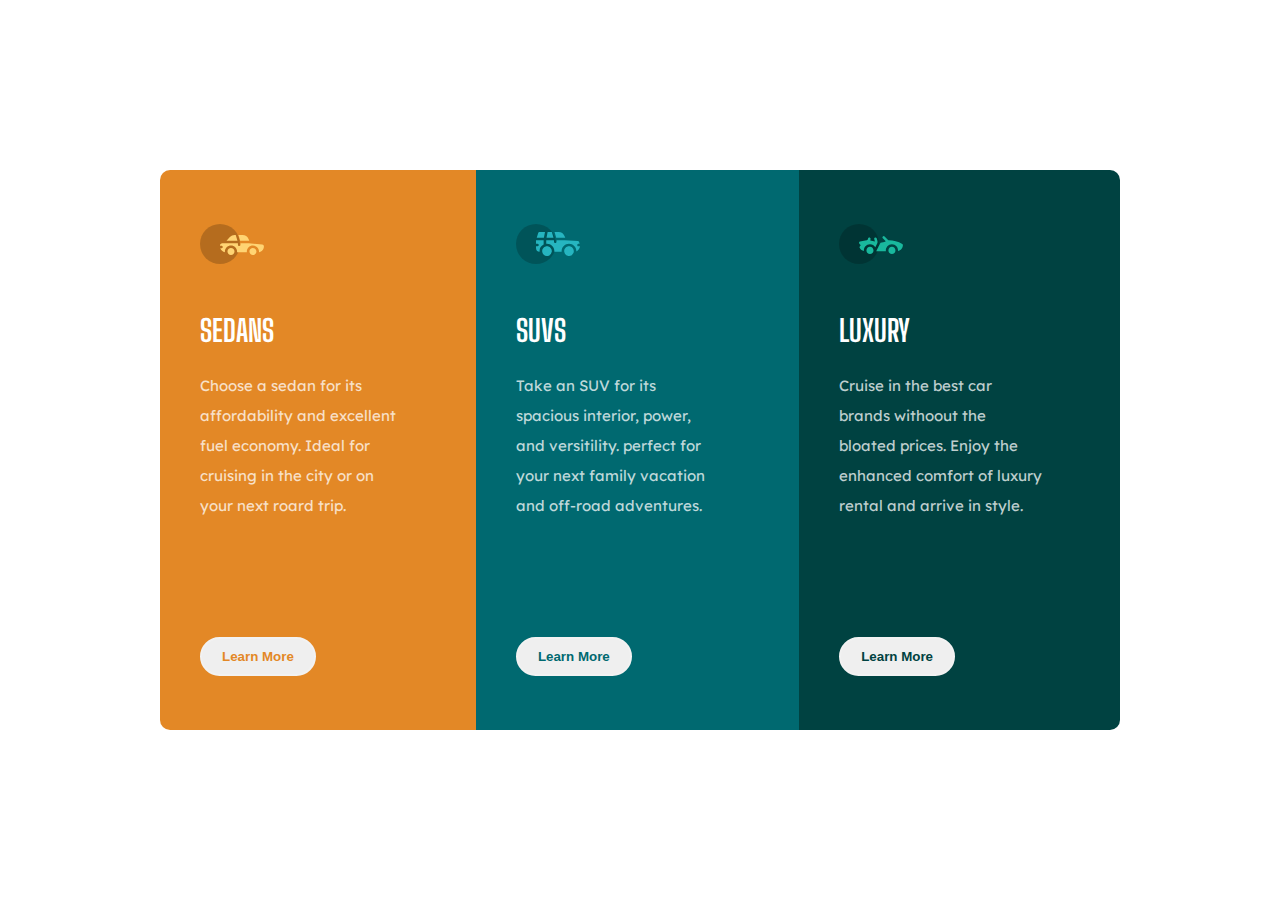
<file: index.html>
<!DOCTYPE html>
<html lang="en">
  <head>
    <meta charset="UTF-8" />
    <meta http-equiv="X-UA-Compatible" content="IE=edge" />
    <meta name="viewport" content="width=device-width, initial-scale=1.0" />
    <title>3-Column-Card</title>
    <link
      rel="icon"
      type="images/icon"
      sizes="32x32"
      href="../favicon-32x32.png"
    />
    <link rel="stylesheet" type="text/css" href="style.css" />
  </head>
  <body>
    <div class="container">
      <div class="card sedans">
        <img src="./icon-sedans.svg" alt="" />
        <div class="content">
          <h3>Sedans</h3>
          <p>
            Choose a sedan for its affordability and excellent fuel economy.
            Ideal for cruising in the city or on your next roard trip.
          </p>
        </div>
        <button class="btn">Learn More</button>
      </div>

      <div class="card suvs">
        <img src="./icon-suvs.svg" alt="" />
        <div class="content">
          <h3>SUVS</h3>
          <p>
            Take an SUV for its spacious interior, power, and versitility.
            perfect for your next family vacation and off-road adventures.
          </p>
        </div>
        <button class="btn">Learn More</button>
      </div>

      <div class="card luxury">
        <img src="./icon-luxury.svg" alt="" />
        <div class="content">
          <h3>luxury</h3>
          <p>
            Cruise in the best car brands withoout the bloated prices. Enjoy the
            enhanced comfort of luxury rental and arrive in style.
          </p>
        </div>
        <button class="btn">Learn More</button>
      </div>
    </div>
  </body>
</html>
</file>
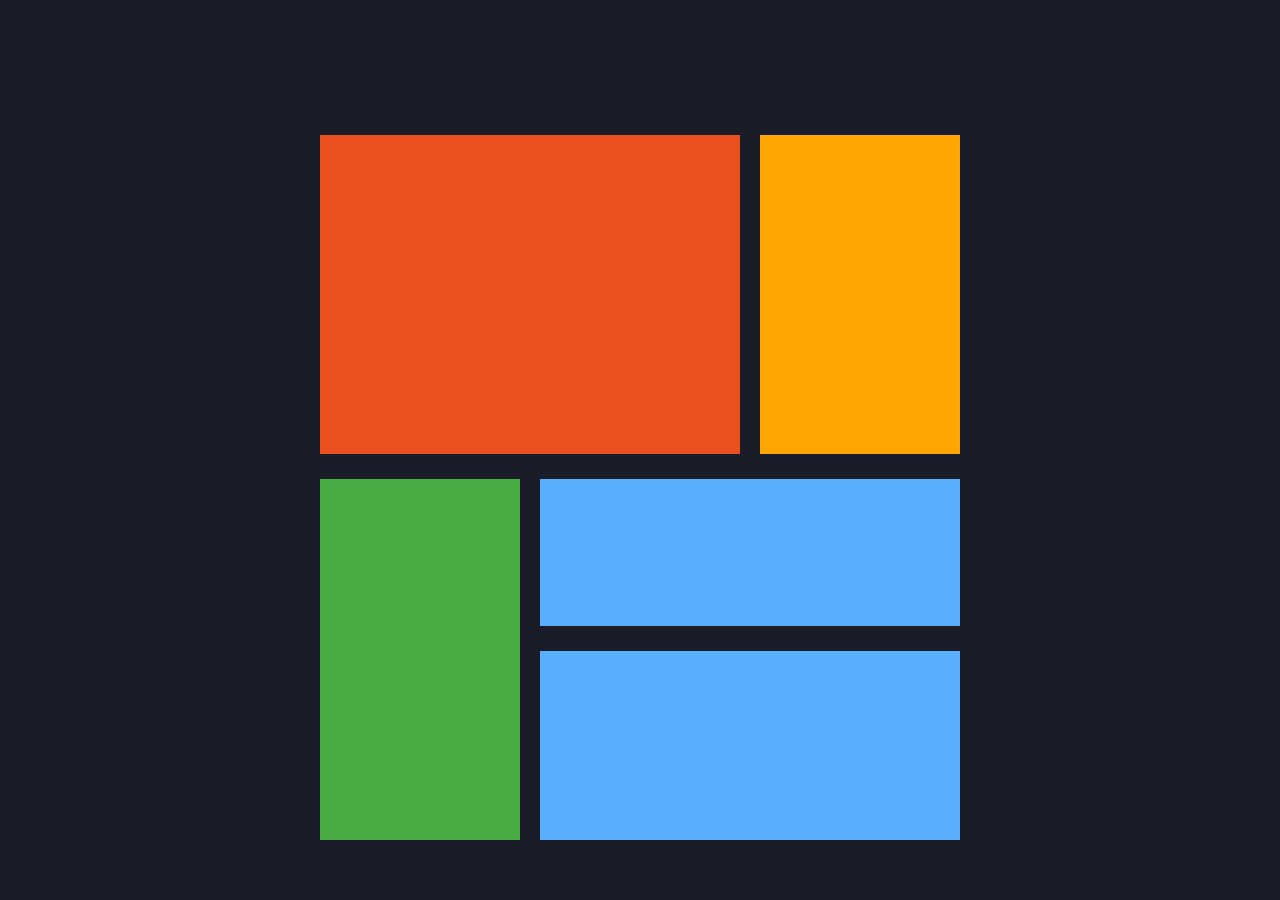
<file: grid.html>
<!DOCTYPE html>
<html lang="en">
  <head>
    <meta charset="UTF-8" />
    <meta name="viewport" content="width=device-width, initial-scale=1.0" />
    <meta http-equiv="X-UA-Compatible" content="ie=edge" />
    <link rel="stylesheet" href="grid.css" />
    <title>Grid-Layout</title>
  </head>
  <body>
    <section>
      <div class="one"></div>
      <div class="two"></div>
      <div class="three"></div>
      <div class="four"></div>
      <div class="five"></div>
    </section>
  </body>
</html>
</file>
<file: style.css>
@import url('https://fonts.googleapis.com/css2?family=Big+Shoulders+Display:wght@700&family=Lexend+Deca&display=swap');

* {
    margin: 0;
    padding: 0;
    box-sizing: border-box;
}

body {
    font-family: 'Lexend Deca', sans-serif;
}

h3 {
    font-family: 'Big Shoulders Display', sans-serif;
    font-size: 30px;
    font-weight: bold;
    text-transform: uppercase;
}

p {
    font-size: 15px;
    color: hsla(0, 0%, 100%, 0.75);
    line-height: 1.6;
}


.container {
    padding: 20px;
    color: white;
}

.btn {
    border: 2px solid hsl(0, 0%, 95%);
    border-radius: 30px;
    padding: 10px 20px;
    cursor: pointer;
    transition: all 0.4s ease-in-out;
    font-weight: bold;
}

.btn:hover {
    background-color: transparent;
    color: hsl(0, 0%, 95%);
}

.sedans {
    background-color: hsl(31, 77%, 52%);
    border-radius: 10px 10px 0 0;
}

.sedans .btn {
    color: hsl(31, 77%, 52%);
}

.suvs {
    background-color: hsl(184, 100%, 22%);
}

.suvs .btn {
    color: hsl(184, 100%, 22%);
}

.luxury {
    background-color: hsl(179, 100%, 13%);
    border-radius: 0 0 10px 10px;
}

.luxury .btn {
    color: hsl(179, 100%, 13%);
}

.card {
    padding: 3.4em 2.5em;
    display: flex;
    flex-direction: column;
    align-items: flex-start;
}

.card .content {
    flex: 1;
    height: 60%;
    margin: 3em auto;
    display: flex;
    flex-direction: column;
}

.content p {
    margin-top: 1.5em;
    line-height: 2;
    width: 85%;
    flex: 1;
}

.card .btn {
    margin-top: auto;
}

@media (min-width: 992px) {
    body {
        display: flex;
        justify-content: center;
        align-items: center;
        height: 100vh;
    }

    .container {
        height: 600px;
        max-width: 1000px;
        display: flex;
    }

    .sedans {
        border-radius: 10px 0 0 10px;
    }

    .luxury {
        border-radius: 0 10px 10px 0;
    }

    /* .card {
        padding: 50px;
    } */
    .card p {
        margin-bottom: 30px;
    }
}
</file>
<file: grid.css>
* {
  margin: 0;
  padding: 0;
  box-sizing: border-box;
}

body {
  background: #1a1c28;
  display: flex;
  justify-content: center;
  align-items: center;
  height: 100vh;
}

section {
  display: grid;
  width: 50vw;
  height: 70vh;
  grid-template-columns: repeat(2, calc(100%-45%/2)) 45%;
  grid-template-rows: repeat(3, calc(70% / 3)) 30%;
  grid-column-gap: 20px;
  grid-row-gap: 25px;
  color: white;
}


.one {
  grid-column: 1 / span 2;
  grid-row: 1 / span 2;
  background: #ea5020;
}

.two {
  grid-column: 3 / span 1;
  grid-row: 1 / span 2;
  background-color: orange;
}

.three {
  grid-column: 1 / span 1;
  grid-row: 3 / span 2;
  background-color: #47aa42;
}

.four {
  grid-column: 2 / span 2;
  grid-row: 3 / span 1;
  background-color: #59affd;
}

.five {
  grid-column: 2 / span 2;
  grid-row: 4 / span 1;
  background-color: #59affd;
}
</file>
